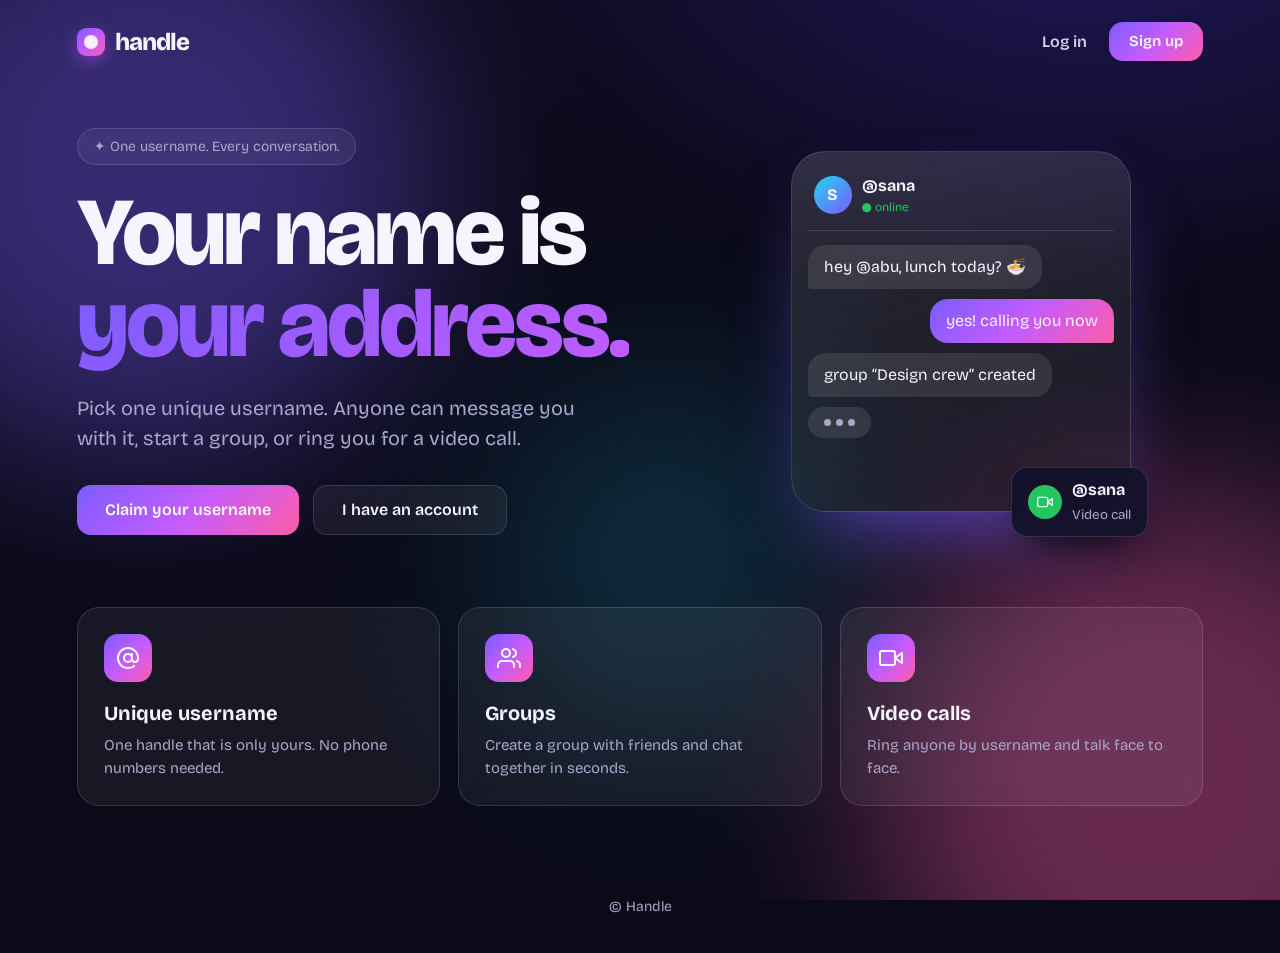
<file: frontend/index.html>
<!DOCTYPE html>
<html lang="en">
<head>
<meta charset="UTF-8"><meta name="viewport" content="width=device-width, initial-scale=1, viewport-fit=cover"><meta name="theme-color" content="#0a0a18"><meta name="mobile-web-app-capable" content="yes"><meta name="apple-mobile-web-app-capable" content="yes"><meta name="apple-mobile-web-app-status-bar-style" content="black-translucent">
<title>Handle — message people by username</title>
<link rel="stylesheet" href="https://fonts.googleapis.com/css2?family=Bricolage+Grotesque:wght@400;600;800&display=swap">
<link rel="stylesheet" href="css/base.css">
<link rel="stylesheet" href="css/landing.css">
</head>
<body>
<div class="bg"><i></i><i></i><i></i></div>
<nav class="top rise">
  <span class="logo"><span class="mark"></span>handle</span>
  <span class="nav"><a class="link" href="login.html">Log in</a><a class="btn" href="signup.html">Sign up</a></span>
</nav>

<header class="hero">
  <div>
    <span class="pill rise" style="--d:.1s">✦ One username. Every conversation.</span>
    <h1 class="rise" style="--d:.2s">Your name is<br><em>your address.</em></h1>
    <p class="rise" style="--d:.35s">Pick one unique username. Anyone can message you with it, start a group, or ring you for a video call.</p>
    <div class="cta rise" style="--d:.5s">
      <a class="btn big" href="signup.html">Claim your username</a>
      <a class="btn ghost big" href="login.html">I have an account</a>
    </div>
  </div>

  <div class="phone rise" style="--d:.4s" aria-hidden="true">
    <div class="bar"><span class="ava">S</span><div><b>@sana</b><small>● online</small></div></div>
    <div class="bubbles">
      <span style="--t:1s">hey @abu, lunch today? 🍜</span>
      <span class="me" style="--t:1.8s">yes! calling you now</span>
      <span style="--t:2.6s">group “Design crew” created</span>
      <div class="typing"><b></b><b></b><b></b></div>
    </div>
    <div class="callchip"><i><svg viewBox="0 0 24 24" fill="none" stroke="currentColor" stroke-width="2" stroke-linecap="round" stroke-linejoin="round"><path d="M23 7l-7 5 7 5V7z"/><rect x="1" y="5" width="15" height="14" rx="2"/></svg></i><div><b>@sana</b><br><small style="color:var(--mute)">Video call</small></div></div>
  </div>
</header>

<section class="features">
  <div class="feat rise" style="--d:.6s"><div class="ic"><svg viewBox="0 0 24 24" fill="none" stroke="currentColor" stroke-width="2" stroke-linecap="round" stroke-linejoin="round"><circle cx="12" cy="12" r="4"/><path d="M16 8v5a3 3 0 0 0 6 0v-1a10 10 0 1 0-3.92 7.94"/></svg></div><h3>Unique username</h3><p>One handle that is only yours. No phone numbers needed.</p></div>
  <div class="feat rise" style="--d:.7s"><div class="ic"><svg viewBox="0 0 24 24" fill="none" stroke="currentColor" stroke-width="2" stroke-linecap="round" stroke-linejoin="round"><path d="M17 21v-2a4 4 0 0 0-4-4H5a4 4 0 0 0-4 4v2"/><circle cx="9" cy="7" r="4"/><path d="M23 21v-2a4 4 0 0 0-3-3.87M16 3.13a4 4 0 0 1 0 7.75"/></svg></div><h3>Groups</h3><p>Create a group with friends and chat together in seconds.</p></div>
  <div class="feat rise" style="--d:.8s"><div class="ic"><svg viewBox="0 0 24 24" fill="none" stroke="currentColor" stroke-width="2" stroke-linecap="round" stroke-linejoin="round"><path d="M23 7l-7 5 7 5V7z"/><rect x="1" y="5" width="15" height="14" rx="2"/></svg></div><h3>Video calls</h3><p>Ring anyone by username and talk face to face.</p></div>
</section>
<footer>© Handle</footer>
</body>
</html>
</file>
<file: frontend/css/base.css>
/* Shared design tokens, background, buttons, inputs, toast */
:root{
  --bg:#0a0a18; --panel:rgba(255,255,255,.06); --panel2:rgba(255,255,255,.10); --line:rgba(255,255,255,.13);
  --ink:#f5f4ff; --mute:#a9a7cc;
  --a1:#7c5cff; --a2:#ff5ca8; --a3:#22d3ee; --good:#22c55e; --bad:#ff6b81;
  --grad:linear-gradient(135deg,#7c5cff 0%,#c35cff 50%,#ff5ca8 100%);
  --glow:var(--glow); --fs:16px; --font:"Bricolage Grotesque",system-ui,sans-serif; --br:18px;
  --surface:rgba(10,10,28,.55); --surface2:rgba(10,10,28,.4); --menu:rgba(22,20,50,.97); --field:rgba(255,255,255,.05);
  --card1:rgba(255,255,255,.12); --card2:rgba(255,255,255,.04); --chip:#d6ccff; --dpring:#15133a;
}
/* themes (chosen per person in Settings) */
[data-theme=light]{--bg:#f4f3ff;--panel:rgba(30,24,90,.05);--panel2:rgba(30,24,90,.09);--line:rgba(30,24,90,.15);--ink:#16143a;--mute:#5d5a85;
  --surface:rgba(255,255,255,.78);--surface2:rgba(255,255,255,.65);--menu:rgba(255,255,255,.98);--field:rgba(30,24,90,.045);
  --card1:rgba(255,255,255,.95);--card2:rgba(255,255,255,.75);--chip:#4a35c9;--dpring:#fff;color-scheme:light}
[data-theme=light] .bg{background:radial-gradient(1100px 650px at 85% -10%,#e0d9ff 0%,transparent 60%),var(--bg)}
[data-theme=light] .bg i{opacity:.22}
[data-theme=amoled]{--bg:#000;--surface:rgba(0,0,0,.72);--surface2:rgba(0,0,0,.6);--menu:rgba(12,12,20,.98);--dpring:#000}
[data-theme=amoled] .bg{background:#000}[data-theme=amoled] .bg i{opacity:.14}
[data-bg=solid] .bg i{display:none}[data-bg=solid] .bg{background:var(--bg)}
[data-bg=gradient] .bg i{animation:none}
[data-motion=off] *,[data-motion=off] *::before,[data-motion=off] *::after{animation:none!important;transition:none!important}
*{box-sizing:border-box}
html,body{height:100%;margin:0}
body{background:var(--bg);color:var(--ink);font-family:var(--font);font-size:var(--fs);line-height:1.5;overflow-x:hidden}
a{color:var(--a3);text-decoration:none}
svg{display:block}

/* animated aurora background */
.bg{position:fixed;inset:0;z-index:-1;overflow:hidden;background:radial-gradient(1100px 650px at 85% -10%,#1f1658 0%,transparent 60%),var(--bg)}
.bg i{position:absolute;width:46vmax;height:46vmax;border-radius:50%;filter:blur(90px);opacity:.38;animation:drift 18s ease-in-out infinite alternate}
.bg i:nth-child(1){background:var(--a1);left:-12vmax;top:-10vmax}
.bg i:nth-child(2){background:var(--a2);right:-14vmax;bottom:-14vmax;animation-delay:-6s}
.bg i:nth-child(3){background:var(--a3);left:38%;top:42%;width:28vmax;height:28vmax;opacity:.16;animation-delay:-12s}
@keyframes drift{to{transform:translate(6vmax,4vmax) scale(1.15)}}

/* entrance animations */
.rise{animation:rise .8s cubic-bezier(.2,.8,.2,1) both;animation-delay:var(--d,0s)}
@keyframes rise{from{opacity:0;transform:translateY(24px)}to{opacity:1;transform:none}}
@keyframes fade{from{opacity:0}to{opacity:1}}
@keyframes pop{from{opacity:0;transform:scale(.85) translateY(8px)}to{opacity:1;transform:none}}

/* logo */
.logo{display:inline-flex;align-items:center;gap:10px;font-size:24px;font-weight:800;letter-spacing:-1px;color:var(--ink)}
.mark{width:28px;height:28px;border-radius:9px;background:var(--grad);position:relative;box-shadow:0 6px 20px -4px rgba(195,92,255,.8)}
.mark::after{content:"";position:absolute;inset:7px;border-radius:50%;background:#fff;opacity:.92}

/* buttons */
.btn{display:inline-flex;align-items:center;justify-content:center;gap:10px;background:var(--grad);color:#fff;border:0;border-radius:14px;padding:12px 20px;font-family:inherit;font-weight:600;font-size:15px;line-height:1;cursor:pointer;text-decoration:none;transition:transform .2s,box-shadow .25s,filter .2s,background .2s;box-shadow:0 10px 26px -10px var(--glow)}
.btn:hover{transform:translateY(-2px);box-shadow:0 16px 32px -10px rgba(255,92,168,.7);filter:brightness(1.08)}
.btn:active{transform:scale(.97)}
.btn.ghost{background:var(--panel);border:1px solid var(--line);box-shadow:none;color:var(--ink)}
.btn.ghost:hover{background:var(--panel2)}
.btn.big{padding:16px 28px;font-size:16px}
.btn.block{width:100%}
.btn.google{background:#fff;color:#202124;box-shadow:0 8px 24px -12px rgba(255,255,255,.5)}
.btn.google svg{width:20px;height:20px}
.btn[disabled]{opacity:.6;pointer-events:none}
.icon-btn{width:44px;height:44px;border-radius:50%;border:1px solid var(--line);background:var(--panel);color:var(--ink);display:grid;place-items:center;cursor:pointer;transition:transform .2s,background .2s}
.icon-btn:hover{background:var(--panel2);transform:scale(1.08)}
.icon-btn svg{width:20px;height:20px}

/* inputs */
input{width:100%;padding:14px 16px;margin:6px 0;border-radius:14px;border:1px solid var(--line);background:var(--field);color:var(--ink);font:inherit;transition:border-color .2s,box-shadow .2s,background .2s}
input::placeholder{color:#7f7da8}
input:focus,textarea:focus,select:focus{outline:0;border-color:var(--a1);box-shadow:0 0 0 4px color-mix(in srgb,var(--a1) 25%,transparent)}
button:focus-visible,a:focus-visible{outline:2px solid var(--a3);outline-offset:3px}
.pw{position:relative}.pw input{padding-right:48px}
.pw button{position:absolute;right:8px;top:50%;transform:translateY(-50%);width:36px;height:36px;border:0;background:none;color:var(--mute);cursor:pointer;display:grid;place-items:center;border-radius:10px}
.pw button:hover{color:var(--ink)}.pw svg{width:20px;height:20px}
.err{color:var(--bad);min-height:1.2em;font-size:14px;margin:6px 0}

/* toast */
#toast{position:fixed;bottom:24px;left:50%;transform:translateX(-50%);background:rgba(20,18,44,.92);backdrop-filter:blur(14px);border:1px solid var(--line);color:#f5f4ff;padding:12px 18px;border-radius:14px;display:none;z-index:99;animation:pop .3s both;max-width:90vw}

@media (prefers-reduced-motion:reduce){*,*::before,*::after{animation-duration:.01ms!important;animation-iteration-count:1!important;transition-duration:.01ms!important}}

/* ---------- mobile friendly ---------- */
html{-webkit-text-size-adjust:100%}
*{-webkit-tap-highlight-color:transparent}
button,a,input{touch-action:manipulation}
@media(max-width:700px){
  input{font-size:16px}              /* stops iOS zoom on focus */
  .btn{min-height:46px}
  #toast{bottom:calc(20px + env(safe-area-inset-bottom))}
}
.btn.danger{background:linear-gradient(135deg,#ef4444,#f43f5e);box-shadow:0 10px 26px -10px rgba(239,68,68,.9)}
.icon-btn{flex:none}
</file>
<file: frontend/css/landing.css>
/* Landing page */
.top{display:flex;justify-content:space-between;align-items:center;padding:22px 6vw}
.top .nav{display:flex;align-items:center;gap:22px}
.top .link{color:var(--ink);font-weight:600;opacity:.85;transition:opacity .2s}.top .link:hover{opacity:1}
.hero{display:grid;grid-template-columns:1.1fr .9fr;gap:48px;align-items:center;padding:5vh 6vw 8vh;max-width:1280px;margin:0 auto}
.pill{display:inline-block;padding:7px 16px;border-radius:999px;border:1px solid var(--line);background:var(--panel);color:var(--mute);font-size:14px;margin-bottom:22px}
.hero h1{font-size:clamp(46px,8vw,96px);line-height:.96;letter-spacing:-3px;font-weight:800;margin:0 0 22px}
.hero h1 em{font-style:normal;background:var(--grad);-webkit-background-clip:text;background-clip:text;color:transparent;background-size:200% 200%;animation:shine 6s ease-in-out infinite}
@keyframes shine{50%{background-position:100% 50%}}
.hero p{font-size:20px;color:var(--mute);max-width:520px;margin:0 0 32px}
.cta{display:flex;flex-wrap:wrap;gap:14px}

/* phone mock */
.phone{width:min(340px,100%);margin:0 auto;border-radius:34px;padding:16px;background:linear-gradient(160deg,rgba(255,255,255,.14),rgba(255,255,255,.04));border:1px solid var(--line);backdrop-filter:blur(18px);box-shadow:0 40px 80px -30px rgba(124,92,255,.7);animation:float 6s ease-in-out infinite;position:relative}
@keyframes float{50%{transform:translateY(-14px) rotate(.6deg)}}
.phone .bar{display:flex;align-items:center;gap:10px;padding:6px 6px 14px;border-bottom:1px solid var(--line);margin-bottom:14px}
.phone .ava{width:38px;height:38px;border-radius:50%;background:linear-gradient(135deg,#22d3ee,#7c5cff);display:grid;place-items:center;font-weight:800}
.phone .bar small{display:block;color:var(--good);font-size:12px}
.bubbles{display:flex;flex-direction:column;gap:10px;min-height:250px}
.bubbles span{padding:10px 16px;border-radius:18px 18px 18px 4px;background:var(--panel2);align-self:flex-start;max-width:80%;opacity:0;animation:pop .5s cubic-bezier(.2,.8,.2,1) forwards;animation-delay:var(--t)}
.bubbles .me{background:var(--grad);align-self:flex-end;border-radius:18px 18px 4px 18px}
.typing{display:flex;gap:5px;padding:12px 16px;opacity:0;animation:pop .4s forwards;animation-delay:3.6s;background:var(--panel2);border-radius:18px;width:fit-content}
.typing b{width:7px;height:7px;border-radius:50%;background:var(--mute);animation:bounce 1s infinite}
.typing b:nth-child(2){animation-delay:.15s}.typing b:nth-child(3){animation-delay:.3s}
@keyframes bounce{50%{transform:translateY(-6px);opacity:.5}}
.callchip{color:#f5f4ff;position:absolute;right:-18px;bottom:-26px;display:flex;align-items:center;gap:10px;background:rgba(20,18,44,.95);border:1px solid var(--line);padding:10px 16px;border-radius:16px;opacity:0;animation:pop .6s forwards;animation-delay:4.2s;box-shadow:0 20px 40px -16px #000}
.callchip i{width:34px;height:34px;border-radius:50%;background:var(--good);display:grid;place-items:center;animation:pulse 1.6s infinite}
.callchip svg{width:16px;height:16px;color:#fff}
@keyframes pulse{0%{box-shadow:0 0 0 0 rgba(34,197,94,.6)}100%{box-shadow:0 0 0 14px rgba(34,197,94,0)}}

/* features */
.features{display:grid;grid-template-columns:repeat(auto-fit,minmax(240px,1fr));gap:18px;max-width:1280px;margin:0 auto;padding:0 6vw 10vh}
.feat{padding:26px;border-radius:22px;background:var(--panel);border:1px solid var(--line);backdrop-filter:blur(10px);transition:transform .3s,border-color .3s,background .3s}
.feat:hover{transform:translateY(-8px);border-color:rgba(195,92,255,.6);background:var(--panel2)}
.feat .ic{width:48px;height:48px;border-radius:14px;background:var(--grad);display:grid;place-items:center;margin-bottom:16px}
.feat .ic svg{width:24px;height:24px;color:#fff}
.feat h3{margin:0 0 6px;font-size:20px}.feat p{margin:0;color:var(--mute);font-size:15px}
footer{text-align:center;color:var(--mute);padding:0 0 36px;font-size:14px}
@media(max-width:860px){.hero{grid-template-columns:1fr;text-align:left}.callchip{right:6px}}

/* mobile */
@media(max-width:700px){
  .top{padding:calc(16px + env(safe-area-inset-top)) 20px 12px}
  .top .nav{gap:14px}
  .hero{padding:2vh 20px 6vh;gap:56px}
  .hero h1{letter-spacing:-2px}
  .hero p{font-size:18px}
  .cta .btn{flex:1;min-width:150px}
  .features{padding:0 20px 8vh}
  .phone{margin-bottom:30px}
}
</file>
